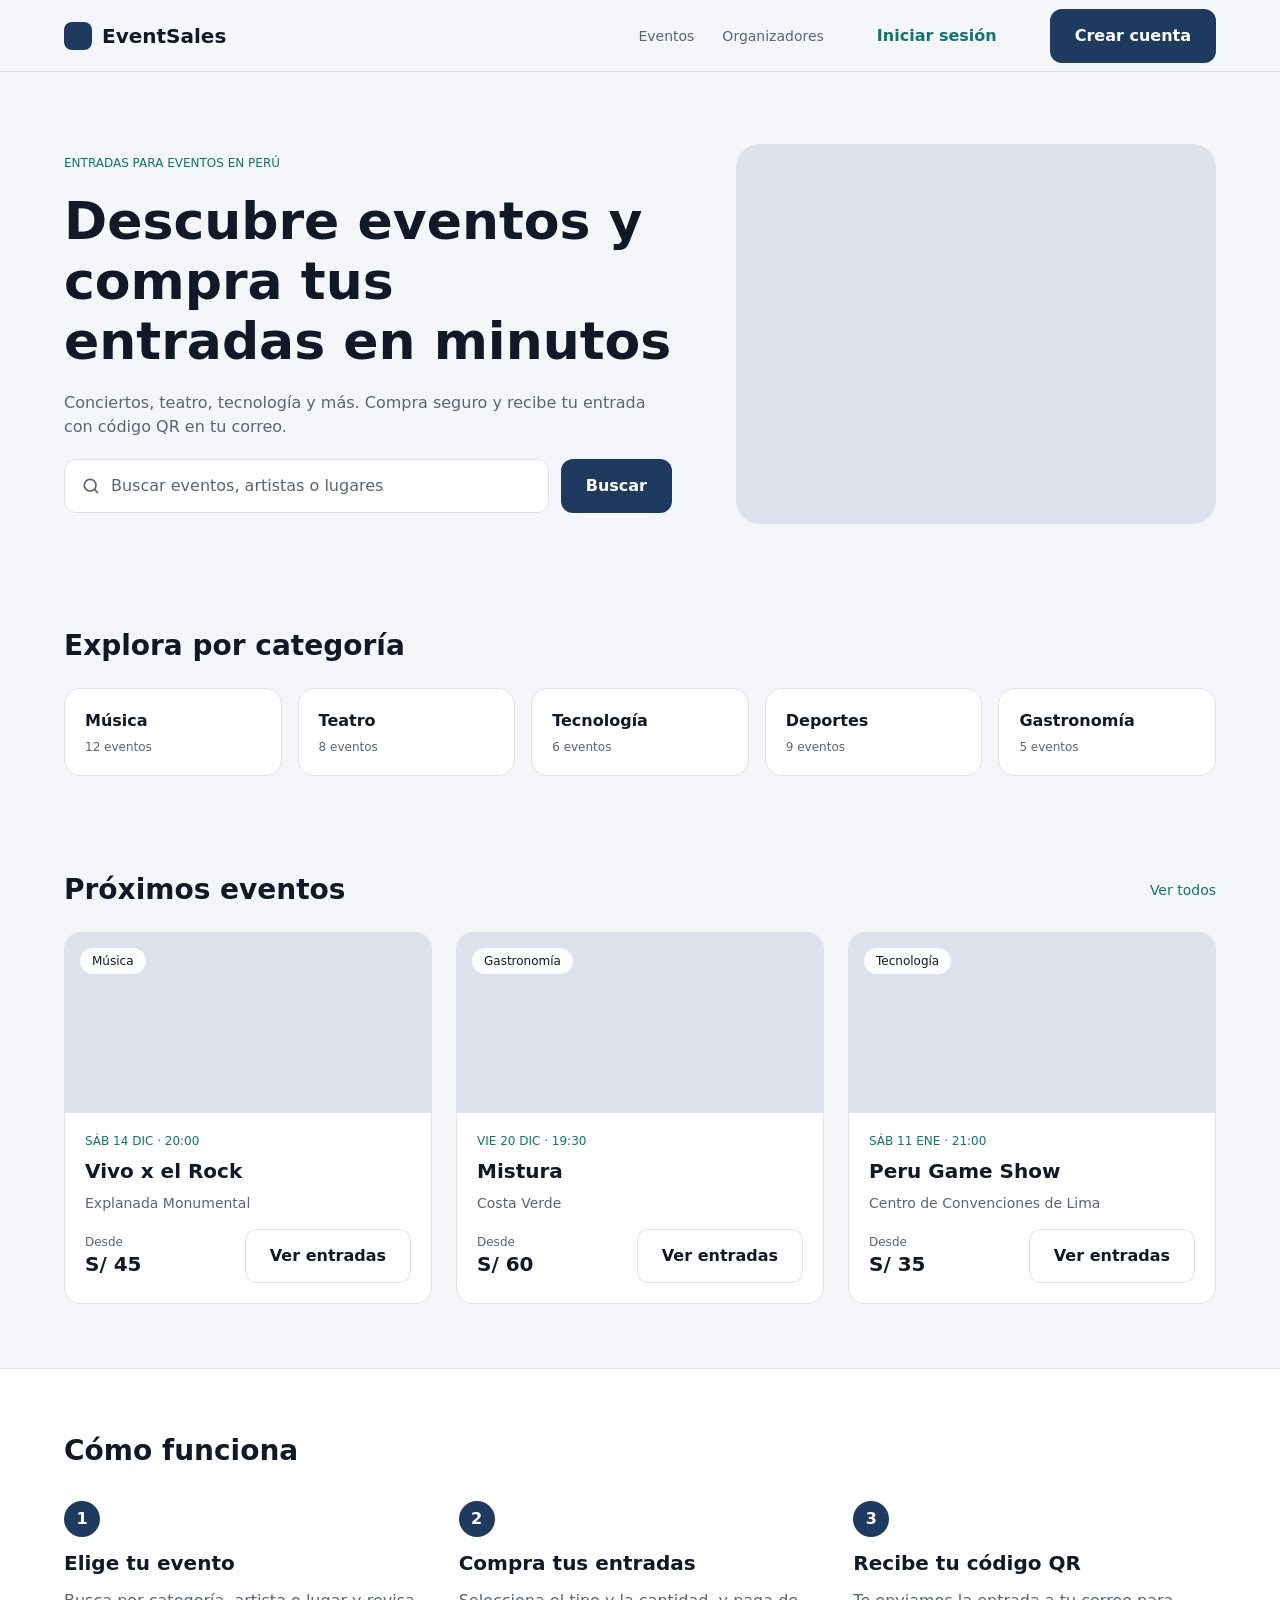
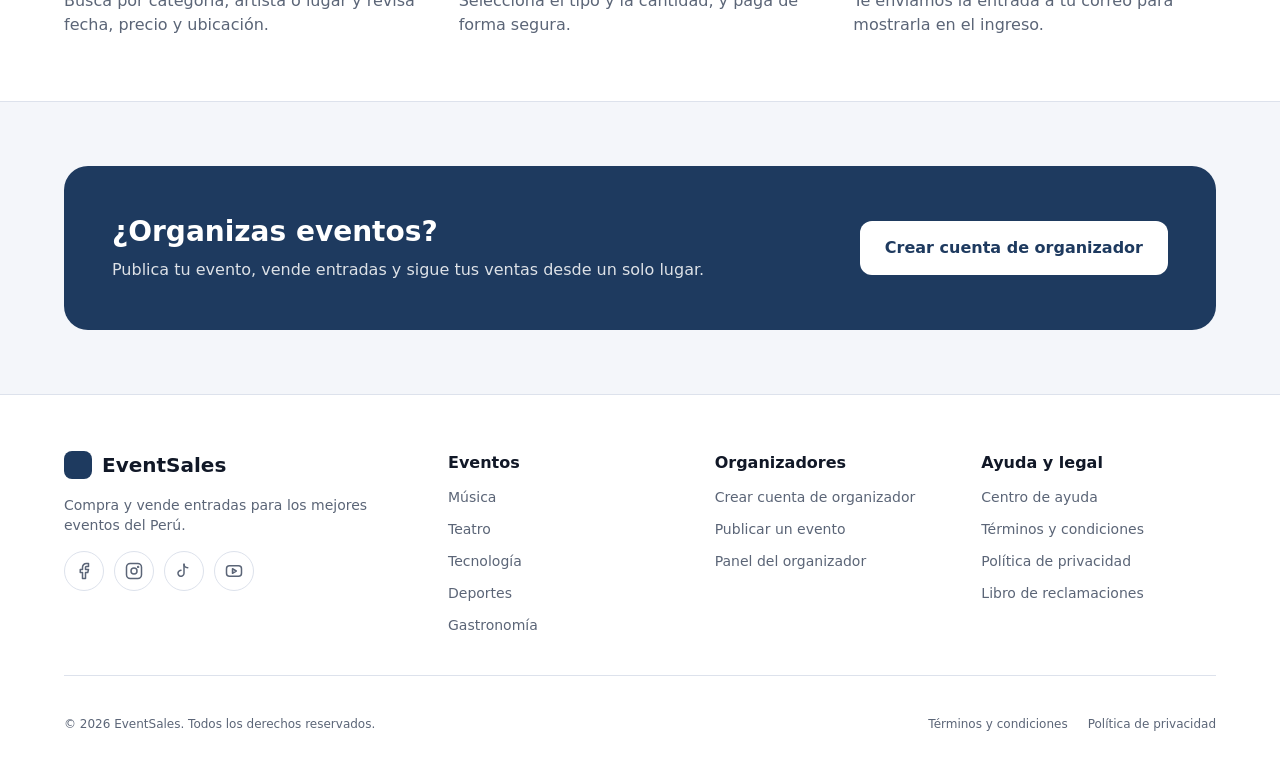
<file: index.html>
<!DOCTYPE html>
<html lang="es">
<head>
    <meta charset="UTF-8">
    <meta name="viewport" content="width=device-width, initial-scale=1.0">
    <title>EventSales | Entradas para eventos en Perú</title>
    <link rel="stylesheet" href="css/styles.css">
</head>
<body>
    <header class="landing-header">
        <a class="logo" href="index.html">
            <span class="logo__mark"></span>
            EventSales
        </a>
        <a class="landing-header__menu" href="pages/participante/events.html" aria-label="Menú">
            <img src="img/icon-menu.svg" width="20" height="20" alt="">
        </a>
        <nav class="landing-header__nav" aria-label="Principal">
            <ul class="landing-header__list">
                <li><a class="landing-header__link" href="pages/participante/events.html">Eventos</a></li>
                <li><a class="landing-header__link" href="pages/auth/signup.html">Organizadores</a></li>
                <li><a class="btn btn--ghost" href="pages/auth/login.html">Iniciar sesión</a></li>
                <li><a class="btn btn--primary" href="pages/auth/signup.html">Crear cuenta</a></li>
            </ul>
        </nav>
    </header>

    <main>
        <section class="hero">
            <div class="hero__copy">
                <p class="hero__eyebrow">ENTRADAS PARA EVENTOS EN PERÚ</p>
                <h1 class="hero__title">Descubre eventos y compra tus entradas en minutos</h1>
                <p class="hero__text">Conciertos, teatro, tecnología y más. Compra seguro y recibe tu entrada con código QR en tu correo.</p>
                <div class="hero__search">
                    <div class="hero__field">
                        <img class="hero__field-icon" src="img/icon-search.svg" alt="">
                        <label class="visually-hidden" for="hero-search">Buscar eventos, artistas o lugares</label>
                        <input class="hero__input" id="hero-search" name="q" type="search" placeholder="Buscar eventos, artistas o lugares">
                    </div>
                    <a class="btn btn--primary" href="pages/participante/events.html">Buscar</a>
                </div>
            </div>
            <div class="hero__image" role="img" aria-label="Imagen de portada de eventos"></div>
        </section>

        <section class="categories">
            <h2 class="section-title">Explora por categoría</h2>
            <ul class="categories__list">
                <li class="categories__item">
                    <a class="category category--active" href="pages/participante/events.html">
                        <span class="category__name">Música</span>
                        <span class="category__count">12 eventos</span>
                    </a>
                </li>
                <li class="categories__item">
                    <a class="category" href="pages/participante/events.html">
                        <span class="category__name">Teatro</span>
                        <span class="category__count">8 eventos</span>
                    </a>
                </li>
                <li class="categories__item">
                    <a class="category" href="pages/participante/events.html">
                        <span class="category__name">Tecnología</span>
                        <span class="category__count">6 eventos</span>
                    </a>
                </li>
                <li class="categories__item">
                    <a class="category" href="pages/participante/events.html">
                        <span class="category__name">Deportes</span>
                        <span class="category__count">9 eventos</span>
                    </a>
                </li>
                <li class="categories__item">
                    <a class="category" href="pages/participante/events.html">
                        <span class="category__name">Gastronomía</span>
                        <span class="category__count">5 eventos</span>
                    </a>
                </li>
            </ul>
        </section>

        <section class="upcoming">
            <div class="upcoming__header">
                <h2 class="section-title">Próximos eventos</h2>
                <a class="upcoming__more" href="pages/participante/events.html">Ver todos</a>
            </div>
            <div class="upcoming__grid">
                <article class="event-card">
                    <div class="event-card__image"></div>
                    <p class="event-card__tag">Música</p>
                    <div class="event-card__info">
                        <p class="event-card__date">SÁB 14 DIC · 20:00</p>
                        <h3 class="event-card__title">Vivo x el Rock</h3>
                        <p class="event-card__venue">Explanada Monumental</p>
                        <div class="event-card__footer">
                            <p>
                                <span class="event-card__price-label">Desde</span>
                                <span class="event-card__price">S/ 45</span>
                            </p>
                            <a class="btn btn--secondary" href="pages/participante/event-detail.html">Ver entradas</a>
                        </div>
                    </div>
                </article>
                <article class="event-card">
                    <div class="event-card__image"></div>
                    <p class="event-card__tag">Gastronomía</p>
                    <div class="event-card__info">
                        <p class="event-card__date">VIE 20 DIC · 19:30</p>
                        <h3 class="event-card__title">Mistura</h3>
                        <p class="event-card__venue">Costa Verde</p>
                        <div class="event-card__footer">
                            <p>
                                <span class="event-card__price-label">Desde</span>
                                <span class="event-card__price">S/ 60</span>
                            </p>
                            <a class="btn btn--secondary" href="pages/participante/event-detail.html">Ver entradas</a>
                        </div>
                    </div>
                </article>
                <article class="event-card">
                    <div class="event-card__image"></div>
                    <p class="event-card__tag">Tecnología</p>
                    <div class="event-card__info">
                        <p class="event-card__date">SÁB 11 ENE · 21:00</p>
                        <h3 class="event-card__title">Peru Game Show</h3>
                        <p class="event-card__venue">Centro de Convenciones de Lima</p>
                        <div class="event-card__footer">
                            <p>
                                <span class="event-card__price-label">Desde</span>
                                <span class="event-card__price">S/ 35</span>
                            </p>
                            <a class="btn btn--secondary" href="pages/participante/event-detail.html">Ver entradas</a>
                        </div>
                    </div>
                </article>
            </div>
        </section>

        <section class="how">
            <div class="how__content">
                <h2 class="section-title">Cómo funciona</h2>
                <ol class="how__steps">
                    <li class="how__step">
                        <span class="how__badge">1</span>
                        <h3 class="how__title">Elige tu evento</h3>
                        <p class="how__text">Busca por categoría, artista o lugar y revisa fecha, precio y ubicación.</p>
                    </li>
                    <li class="how__step">
                        <span class="how__badge">2</span>
                        <h3 class="how__title">Compra tus entradas</h3>
                        <p class="how__text">Selecciona el tipo y la cantidad, y paga de forma segura.</p>
                    </li>
                    <li class="how__step">
                        <span class="how__badge">3</span>
                        <h3 class="how__title">Recibe tu código QR</h3>
                        <p class="how__text">Te enviamos la entrada a tu correo para mostrarla en el ingreso.</p>
                    </li>
                </ol>
            </div>
        </section>

        <section class="organizers">
            <div class="organizers__banner">
                <div class="organizers__copy">
                    <h2 class="organizers__title">¿Organizas eventos?</h2>
                    <p class="organizers__text">Publica tu evento, vende entradas y sigue tus ventas desde un solo lugar.</p>
                </div>
                <a class="btn btn--white" href="pages/auth/signup.html">Crear cuenta de organizador</a>
            </div>
        </section>
    </main>

    <footer class="landing-footer">
        <div class="landing-footer__top">
            <div class="landing-footer__brand">
                <a class="logo" href="index.html">
                    <span class="logo__mark"></span>
                    EventSales
                </a>
                <p class="landing-footer__about">Compra y vende entradas para los mejores eventos del Perú.</p>
                <ul class="landing-footer__social">
                    <li><a class="landing-footer__social-link" href="#" aria-label="Facebook"><img class="landing-footer__social-icon" src="img/icon-facebook.svg" alt=""></a></li>
                    <li><a class="landing-footer__social-link" href="#" aria-label="Instagram"><img class="landing-footer__social-icon" src="img/icon-instagram.svg" alt=""></a></li>
                    <li><a class="landing-footer__social-link" href="#" aria-label="TikTok"><img class="landing-footer__social-icon" src="img/icon-tiktok.svg" alt=""></a></li>
                    <li><a class="landing-footer__social-link" href="#" aria-label="YouTube"><img class="landing-footer__social-icon" src="img/icon-youtube.svg" alt=""></a></li>
                </ul>
            </div>
            <nav class="landing-footer__columns" aria-label="Pie de página">
                <div class="landing-footer__column">
                    <h2 class="landing-footer__heading">Eventos</h2>
                    <a class="landing-footer__link" href="pages/participante/events.html">Música</a>
                    <a class="landing-footer__link" href="pages/participante/events.html">Teatro</a>
                    <a class="landing-footer__link" href="pages/participante/events.html">Tecnología</a>
                    <a class="landing-footer__link" href="pages/participante/events.html">Deportes</a>
                    <a class="landing-footer__link" href="pages/participante/events.html">Gastronomía</a>
                </div>
                <div class="landing-footer__column">
                    <h2 class="landing-footer__heading">Organizadores</h2>
                    <a class="landing-footer__link" href="pages/auth/signup.html">Crear cuenta de organizador</a>
                    <a class="landing-footer__link" href="pages/organizador/event-form.html">Publicar un evento</a>
                    <a class="landing-footer__link" href="pages/organizador/dashboard.html">Panel del organizador</a>
                </div>
                <div class="landing-footer__column">
                    <h2 class="landing-footer__heading">Ayuda y legal</h2>
                    <a class="landing-footer__link" href="#">Centro de ayuda</a>
                    <a class="landing-footer__link" href="#">Términos y condiciones</a>
                    <a class="landing-footer__link" href="#">Política de privacidad</a>
                    <a class="landing-footer__link" href="#">Libro de reclamaciones</a>
                </div>
            </nav>
        </div>
        <div class="landing-footer__divider"></div>
        <div class="landing-footer__legal-bar">
            <p>© 2026 EventSales. Todos los derechos reservados.</p>
            <div class="landing-footer__legal-links">
                <a href="#">Términos y condiciones</a>
                <a href="#">Política de privacidad</a>
            </div>
        </div>
    </footer>
</body>
</html>
</file>
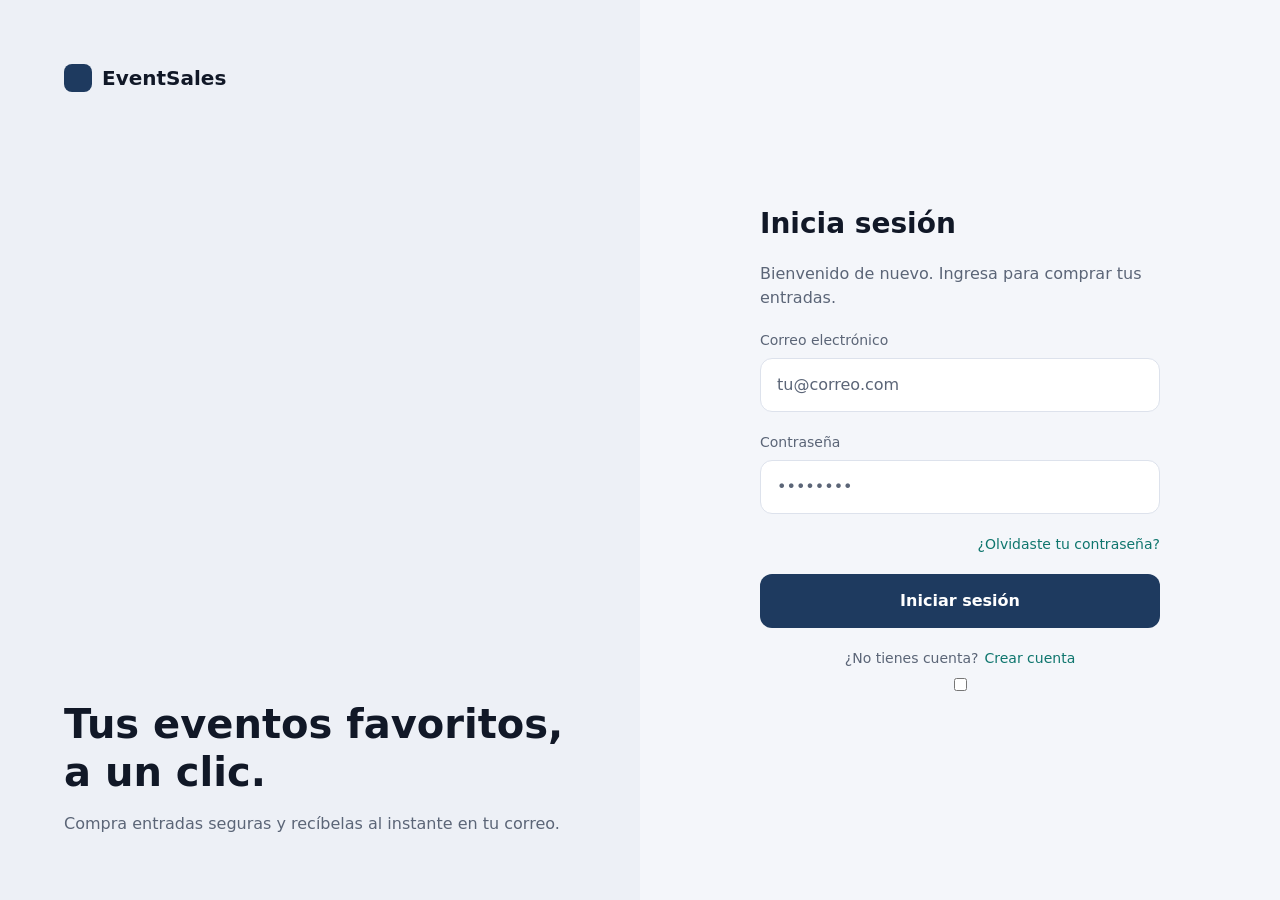
<file: pages/auth/login.html>
<!DOCTYPE html>
<html lang="es">
<head>
    <meta charset="UTF-8">
    <meta name="viewport" content="width=device-width, initial-scale=1.0">
    <title>Inicia sesión | EventSales</title>
    <link rel="stylesheet" href="../../css/styles.css">
</head>
<body>
    <div class="login">
        <header class="login__brand">
            <a class="logo" href="../../index.html">
                <span class="logo__mark"></span>
                EventSales
            </a>
            <div class="login__copy">
                <p class="login__headline">Tus eventos favoritos, a un clic.</p>
                <p class="login__tagline">Compra entradas seguras y recíbelas al instante en tu correo.</p>
            </div>
        </header>

        <main class="login__panel">
            <form class="login__form" action="../participante/events.html">
                <h1 class="login__title">Inicia sesión</h1>
                <p class="login__text">Bienvenido de nuevo. Ingresa para comprar tus entradas.</p>
                <p class="alert" role="alert">Correo o contraseña incorrectos. Inténtalo de nuevo.</p>
                <div class="field">
                    <label class="field__label" for="login-email">Correo electrónico</label>
                    <input class="field__input" id="login-email" name="email" type="email" placeholder="tu@correo.com" required>
                </div>
                <div class="field">
                    <label class="field__label" for="login-password">Contraseña</label>
                    <input class="field__input" id="login-password" name="password" type="password" placeholder="••••••••" minlength="8" required>
                </div>
                <a class="login__forgot" href="#">¿Olvidaste tu contraseña?</a>
                <a class="btn btn--primary btn--block" href="../participante/events.html">Iniciar sesión</a>
                <p class="login__footer">
                    ¿No tienes cuenta?
                    <a class="login__link" href="signup.html">Crear cuenta</a>
                </p>
            </form>
            <input type="checkbox" id="show-password" class="login__show-password">
           
        </main>
    </div>
</body>
</html>
</file>
<file: css/styles.css>
/* ==========================================================================
   Variables
   ========================================================================== */
:root {
    /* Colores */
    --color-primary: #1e3a5f;
    --color-on-primary: #ffffff;
    --color-accent: #0f766e;
    --color-bg-base: #f4f6fa;
    --color-bg-surface: #ffffff;
    --color-border: #dde2ec;
    --color-text-primary: #111827;
    --color-text-muted: #5b6577;
    --color-tag-bg: rgba(255, 255, 255, 0.92);
    --color-bg-elevated: #edf0f6;
    --color-error: #dc2626;
    --color-error-bg: rgba(248, 113, 113, 0.12);

    /* Tipografía */
    --font-family: "Inter", system-ui, -apple-system, "Segoe UI", Roboto, sans-serif;
    --font-size-caption: 12px;
    --line-height-caption: 16px;
    --font-size-small: 14px;
    --line-height-small: 20px;
    --font-size-body: 16px;
    --line-height-body: 24px;
    --font-size-h2: 20px;
    --line-height-h2: 28px;
    --font-size-h1: 28px;
    --line-height-h1: 36px;
    --font-size-display: 32px;
    --line-height-display: 40px;

    /* Radios */
    --radius-md: 12px;
    --radius-lg: 16px;
    --radius-xl: 24px;
    --radius-pill: 20px;

    /* Espacios */
    --space-1: 4px;
    --space-2: 8px;
    --space-3: 12px;
    --space-4: 16px;
    --space-5: 20px;
    --space-6: 24px;
    --space-8: 32px;
    --space-10: 40px;
    --space-16: 64px;

    /* Layout */
    --page-gutter: 20px;
    --header-height: 72px;
}

@media (min-width: 768px) {
    :root {
        --page-gutter: 64px;
        --font-size-display: 52px;
        --line-height-display: 60px;
    }
}

/* ==========================================================================
   Reset
   ========================================================================== */
*,
*::before,
*::after {
    box-sizing: border-box;
}

body,
ol,
h1,
h2,
h3,
p,
ul,
figure {
    margin: 0;
}

ul,
ol {
    padding: 0;
    list-style: none;
}

img {
    display: block;
    max-width: 100%;
}

a {
    color: inherit;
    text-decoration: none;
}

body {
    background: var(--color-bg-base);
    color: var(--color-text-primary);
    font-family: var(--font-family);
    font-size: var(--font-size-body);
    line-height: var(--line-height-body);
}

.visually-hidden {
    position: absolute;
    width: 1px;
    height: 1px;
    margin: -1px;
    padding: 0;
    overflow: hidden;
    clip: rect(0 0 0 0);
    white-space: nowrap;
    border: 0;
}

/* ==========================================================================
   Componentes compartidos: botones, logo
   ========================================================================== */
.btn {
    display: inline-flex;
    align-items: center;
    justify-content: center;
    padding: 14px var(--space-6);
    border: 1px solid transparent;
    border-radius: var(--radius-md);
    font-size: var(--font-size-body);
    font-weight: 600;
    line-height: var(--line-height-body);
    white-space: nowrap;
}

.btn--primary {
    background: var(--color-primary);
    color: var(--color-on-primary);
}

.btn--secondary {
    border-color: var(--color-border);
    color: var(--color-text-primary);
}

.btn--ghost {
    color: var(--color-accent);
}

.btn--white {
    background: var(--color-bg-surface);
    color: var(--color-primary);
}

.logo {
    display: flex;
    align-items: center;
    gap: 10px;
    font-size: var(--font-size-h2);
    font-weight: 600;
    line-height: var(--line-height-h2);
}

.logo__mark {
    width: 28px;
    height: 28px;
    border-radius: 8px;
    background: var(--color-primary);
}

.section-title {
    font-size: var(--font-size-h1);
    font-weight: 700;
    line-height: var(--line-height-h1);
}

/* ==========================================================================
   Landing: cabecera
   ========================================================================== */
.landing-header {
    display: flex;
    align-items: center;
    justify-content: space-between;
    height: var(--header-height);
    padding: 0 var(--page-gutter);
    border-bottom: 1px solid var(--color-border);
}

.landing-header__menu {
    display: flex;
}

.landing-header__nav {
    display: none;
}

.landing-header__list {
    display: flex;
    align-items: center;
    gap: 28px;
}

.landing-header__link {
    color: var(--color-text-muted);
    font-size: var(--font-size-small);
    line-height: var(--line-height-small);
}

@media (min-width: 768px) {
    .landing-header__menu {
        display: none;
    }

    .landing-header__nav {
        display: block;
    }
}

/* ==========================================================================
   Landing: hero
   ========================================================================== */
.hero {
    display: flex;
    flex-direction: column;
    gap: var(--space-8);
    padding: var(--space-10) var(--page-gutter);
}

.hero__copy {
    display: flex;
    flex-direction: column;
    gap: var(--space-5);
    min-width: 0;
}

.hero__eyebrow {
    color: var(--color-accent);
    font-size: var(--font-size-caption);
    font-weight: 500;
    line-height: var(--line-height-caption);
}

.hero__title {
    font-size: var(--font-size-display);
    font-weight: 700;
    line-height: var(--line-height-display);
}

.hero__text {
    color: var(--color-text-muted);
}

.hero__search {
    display: flex;
    flex-direction: column;
    gap: var(--space-3);
}

.hero__field {
    display: flex;
    align-items: center;
    gap: 10px;
    flex: 1;
    min-width: 0;
    padding: 13px var(--space-4);
    background: var(--color-bg-surface);
    border: 1px solid var(--color-border);
    border-radius: var(--radius-md);
}

.hero__field-icon {
    width: 20px;
    height: 20px;
    flex-shrink: 0;
}

.hero__input {
    flex: 1;
    min-width: 0;
    padding: 0;
    border: 0;
    background: transparent;
    color: var(--color-text-primary);
    font: inherit;
}

.hero__input::placeholder {
    color: var(--color-text-muted);
    opacity: 1;
}

.hero__input:focus {
    outline: none;
}

.hero__field:focus-within {
    border-color: var(--color-primary);
}

.hero__image {
    height: 200px;
    background: var(--color-border);
    border-radius: var(--radius-xl);
}

@media (min-width: 768px) {
    .hero {
        flex-direction: row;
        align-items: center;
        gap: var(--space-16);
        padding-top: 72px;
        padding-bottom: 72px;
    }

    .hero__copy {
        flex: 1;
    }

    .hero__search {
        flex-direction: row;
    }

    .hero__image {
        flex-shrink: 0;
        width: 480px;
        height: 380px;
    }
}

/* ==========================================================================
   Landing: categorías
   ========================================================================== */
.categories {
    display: flex;
    flex-direction: column;
    gap: var(--space-6);
    padding: var(--space-6) var(--page-gutter);
}

.categories__list {
    display: flex;
    flex-wrap: wrap;
    gap: var(--space-2);
}

.categories__item {
    flex: 0 0 auto;
}

.category {
    display: flex;
    flex-direction: column;
    gap: 6px;
    padding: 9px var(--space-4);
    background: var(--color-bg-surface);
    border: 1px solid var(--color-border);
    border-radius: var(--radius-pill);
    font-size: var(--font-size-small);
    line-height: var(--line-height-small);
}

.category--active {
    background: var(--color-primary);
    border-color: var(--color-primary);
    color: var(--color-on-primary);
}

.category__name {
    display: block;
}

.category__count {
    display: none;
    color: var(--color-text-muted);
    font-size: var(--font-size-caption);
    font-weight: 500;
    line-height: var(--line-height-caption);
}

.login__show-password {
    margin-top: 10px;
    accent-color: var(--color-primary);
}

@media (min-width: 768px) {
    .categories {
        padding-top: var(--space-8);
        padding-bottom: var(--space-8);
    }

    .categories__list {
        flex-wrap: nowrap;
        gap: var(--space-4);
    }

    .categories__item {
        flex: 1 1 0;
        min-width: 0;
    }

    .category,
    .category--active {
        padding: var(--space-5);
        background: var(--color-bg-surface);
        border-color: var(--color-border);
        border-radius: var(--radius-lg);
        color: var(--color-text-primary);
        font-size: var(--font-size-body);
        font-weight: 600;
        line-height: var(--line-height-body);
    }

    .category__count {
        display: block;
    }
}

/* ==========================================================================
   Landing: próximos eventos
   ========================================================================== */
.upcoming {
    display: flex;
    flex-direction: column;
    gap: var(--space-6);
    padding: var(--space-10) var(--page-gutter);
}

.upcoming__header {
    display: flex;
    align-items: center;
    justify-content: space-between;
}

.upcoming__more {
    color: var(--color-accent);
    font-size: var(--font-size-small);
    line-height: var(--line-height-small);
}

.upcoming__grid {
    display: flex;
    flex-direction: column;
    gap: var(--space-6);
}

.event-card {
    position: relative;
    display: flex;
    flex-direction: column;
    overflow: hidden;
    background: var(--color-bg-surface);
    border: 1px solid var(--color-border);
    border-radius: var(--radius-lg);
}

.event-card__image {
    height: 140px;
    background: var(--color-border);
}

.event-card__tag {
    position: absolute;
    top: 15px;
    left: 15px;
    padding: 5px var(--space-3);
    background: var(--color-tag-bg);
    border-radius: 14px;
    font-size: var(--font-size-caption);
    font-weight: 500;
    line-height: var(--line-height-caption);
}

.event-card__info {
    display: flex;
    flex-direction: column;
    gap: var(--space-2);
    padding: var(--space-5);
}

.event-card__date {
    color: var(--color-accent);
    font-size: var(--font-size-caption);
    font-weight: 500;
    line-height: var(--line-height-caption);
}

.event-card__title {
    font-size: var(--font-size-h2);
    font-weight: 600;
    line-height: var(--line-height-h2);
}

.event-card__venue {
    color: var(--color-text-muted);
    font-size: var(--font-size-small);
    line-height: var(--line-height-small);
}

.event-card__footer {
    display: flex;
    align-items: center;
    justify-content: space-between;
    padding-top: var(--space-2);
}

.event-card__price-label {
    display: block;
    color: var(--color-text-muted);
    font-size: var(--font-size-caption);
    font-weight: 500;
    line-height: var(--line-height-caption);
}

.event-card__price {
    display: block;
    font-size: var(--font-size-h2);
    font-weight: 600;
    line-height: var(--line-height-h2);
}

@media (min-width: 768px) {
    .upcoming {
        padding-top: var(--space-16);
        padding-bottom: var(--space-16);
    }

    .upcoming__grid {
        flex-direction: row;
    }

    .event-card {
        flex: 1 1 0;
        min-width: 0;
    }

    .event-card__image {
        height: 180px;
    }
}

/* ==========================================================================
   Landing: cómo funciona
   ========================================================================== */
.how {
    background: var(--color-bg-surface);
    border-top: 1px solid var(--color-border);
    border-bottom: 1px solid var(--color-border);
}

.how__content {
    display: flex;
    flex-direction: column;
    gap: var(--space-8);
    padding: var(--space-10) var(--page-gutter);
}

.how__steps {
    display: flex;
    flex-direction: column;
    gap: var(--space-6);
}

.how__step {
    display: flex;
    flex-direction: column;
    align-items: flex-start;
    gap: var(--space-3);
}

.how__badge {
    display: flex;
    align-items: center;
    justify-content: center;
    width: 36px;
    height: 36px;
    background: var(--color-primary);
    border-radius: 18px;
    color: var(--color-on-primary);
    font-weight: 600;
}

.how__title {
    font-size: var(--font-size-h2);
    font-weight: 600;
    line-height: var(--line-height-h2);
}

.how__text {
    color: var(--color-text-muted);
}

@media (min-width: 768px) {
    .how__content {
        padding-top: var(--space-16);
        padding-bottom: var(--space-16);
    }

    .how__steps {
        flex-direction: row;
        gap: var(--space-8);
    }

    .how__step {
        flex: 1 1 0;
        min-width: 0;
    }
}

/* ==========================================================================
   Landing: banner de organizadores
   ========================================================================== */
.organizers {
    padding: var(--space-10) var(--page-gutter);
}

.organizers__banner {
    display: flex;
    flex-direction: column;
    gap: var(--space-6);
    padding: var(--space-8) var(--space-6);
    background: var(--color-primary);
    border-radius: var(--radius-xl);
    color: var(--color-on-primary);
}

.organizers__copy {
    display: flex;
    flex-direction: column;
    gap: var(--space-2);
}

.organizers__title {
    font-size: var(--font-size-h1);
    font-weight: 700;
    line-height: var(--line-height-h1);
}

.organizers__text {
    opacity: 0.85;
}

@media (min-width: 768px) {
    .organizers {
        padding-top: var(--space-16);
        padding-bottom: var(--space-16);
    }

    .organizers__banner {
        flex-direction: row;
        align-items: center;
        justify-content: space-between;
        gap: var(--space-6);
        padding: 48px;
    }

    .organizers__copy {
        flex: 1;
        min-width: 0;
    }
}

/* ==========================================================================
   Landing: pie
   ========================================================================== */
.landing-footer {
    display: flex;
    flex-direction: column;
    gap: 28px;
    padding: var(--space-8) var(--page-gutter) var(--space-6);
    background: var(--color-bg-surface);
    border-top: 1px solid var(--color-border);
}

.landing-footer__top {
    display: flex;
    flex-direction: column;
    gap: 28px;
}

.landing-footer__brand {
    display: flex;
    flex-direction: column;
    align-items: flex-start;
    gap: var(--space-4);
}

.landing-footer__about {
    color: var(--color-text-muted);
    font-size: var(--font-size-small);
    line-height: var(--line-height-small);
}

.landing-footer__social {
    display: flex;
    gap: 10px;
}

.landing-footer__social-link {
    display: flex;
    align-items: center;
    justify-content: center;
    width: 40px;
    height: 40px;
    background: var(--color-bg-surface);
    border: 1px solid var(--color-border);
    border-radius: var(--radius-pill);
}

.landing-footer__social-icon {
    width: 18px;
    height: 18px;
}

.landing-footer__columns {
    display: flex;
    flex-direction: column;
    gap: var(--space-6);
}

.landing-footer__column {
    display: flex;
    flex-direction: column;
    gap: var(--space-3);
}

.landing-footer__heading {
    font-size: var(--font-size-body);
    font-weight: 600;
    line-height: var(--line-height-body);
}

.landing-footer__link {
    color: var(--color-text-muted);
    font-size: var(--font-size-small);
    line-height: var(--line-height-small);
}

.landing-footer__divider {
    height: 1px;
    background: var(--color-border);
}

.landing-footer__legal-bar {
    display: flex;
    flex-direction: column;
    gap: var(--space-3);
    color: var(--color-text-muted);
    font-size: var(--font-size-caption);
    font-weight: 500;
    line-height: var(--line-height-caption);
}

.landing-footer__legal-links {
    display: flex;
    gap: var(--space-5);
}

@media (min-width: 768px) {
    .landing-footer {
        gap: var(--space-10);
        padding-top: 56px;
        padding-bottom: var(--space-8);
    }

    .landing-footer__top {
        flex-direction: row;
        gap: var(--space-16);
    }

    .landing-footer__brand {
        flex: 0 0 320px;
    }

    .landing-footer__columns {
        flex: 1;
        flex-direction: row;
        gap: var(--space-8);
        min-width: 0;
    }

    .landing-footer__column {
        flex: 1 1 0;
        min-width: 0;
    }

    .landing-footer__legal-bar {
        flex-direction: row;
        align-items: center;
        justify-content: space-between;
    }
}

/* ==========================================================================
   Componentes compartidos: formularios
   ========================================================================== */
.btn--block {
    width: 100%;
}

.field {
    display: flex;
    flex-direction: column;
    gap: var(--space-2);
}

.field__label {
    color: var(--color-text-muted);
    font-size: var(--font-size-small);
    line-height: var(--line-height-small);
}

.field__input {
    width: 100%;
    padding: 14px var(--space-4);
    background: var(--color-bg-surface);
    border: 1px solid var(--color-border);
    border-radius: var(--radius-md);
    color: var(--color-text-primary);
    font: inherit;
}

.field__input::placeholder {
    color: var(--color-text-muted);
    opacity: 1;
}

.field__input:focus {
    outline: none;
    border-color: var(--color-primary);
}

.field__input:user-invalid {
    border-color: var(--color-error);
}

.alert {
    display: none;
    padding: var(--space-3) var(--space-4);
    background: var(--color-error-bg);
    border: 1px solid var(--color-error);
    border-radius: var(--radius-md);
    color: var(--color-error);
    font-size: var(--font-size-small);
    line-height: var(--line-height-small);
}

/* ==========================================================================
   Login (pages/auth/login.html)
   ========================================================================== */
.login {
    display: flex;
    flex-direction: column;
    gap: var(--space-10);
    min-height: 100vh;
    padding: 56px var(--page-gutter) var(--space-10);
}

.login__brand {
    display: flex;
    flex-direction: column;
    justify-content: space-between;
}

.login__copy {
    display: none;
}

.login__panel {
    display: flex;
    flex-direction: column;
}

.login__form {
    display: flex;
    flex-direction: column;
    gap: var(--space-5);
    width: 100%;
}

.login__title {
    font-size: var(--font-size-h1);
    font-weight: 700;
    line-height: var(--line-height-h1);
}

.login__text {
    color: var(--color-text-muted);
}

.login__form:has(:user-invalid) .alert {
    display: block;
}

.login__forgot {
    color: var(--color-accent);
    font-size: var(--font-size-small);
    line-height: var(--line-height-small);
    text-align: right;
}

.login__footer {
    display: flex;
    justify-content: center;
    gap: 6px;
    color: var(--color-text-muted);
    font-size: var(--font-size-small);
    line-height: var(--line-height-small);
}

.login__link {
    color: var(--color-accent);
}

@media (min-width: 768px) {
    .login {
        flex-direction: row;
        gap: 0;
        padding: 0;
    }

    .login__brand {
        flex: 0 0 50%;
        padding: var(--space-16);
        background: var(--color-bg-elevated);
    }

    .login__copy {
        display: flex;
        flex-direction: column;
        gap: var(--space-4);
    }

    .login__headline {
        font-size: 40px;
        font-weight: 700;
        line-height: 48px;
    }

    .login__tagline {
        color: var(--color-text-muted);
    }

    .login__panel {
        flex: 1;
        align-items: center;
        justify-content: center;
        min-width: 0;
        padding: var(--space-8);
    }

    .login__form {
        max-width: 400px;
    }
}
</file>
